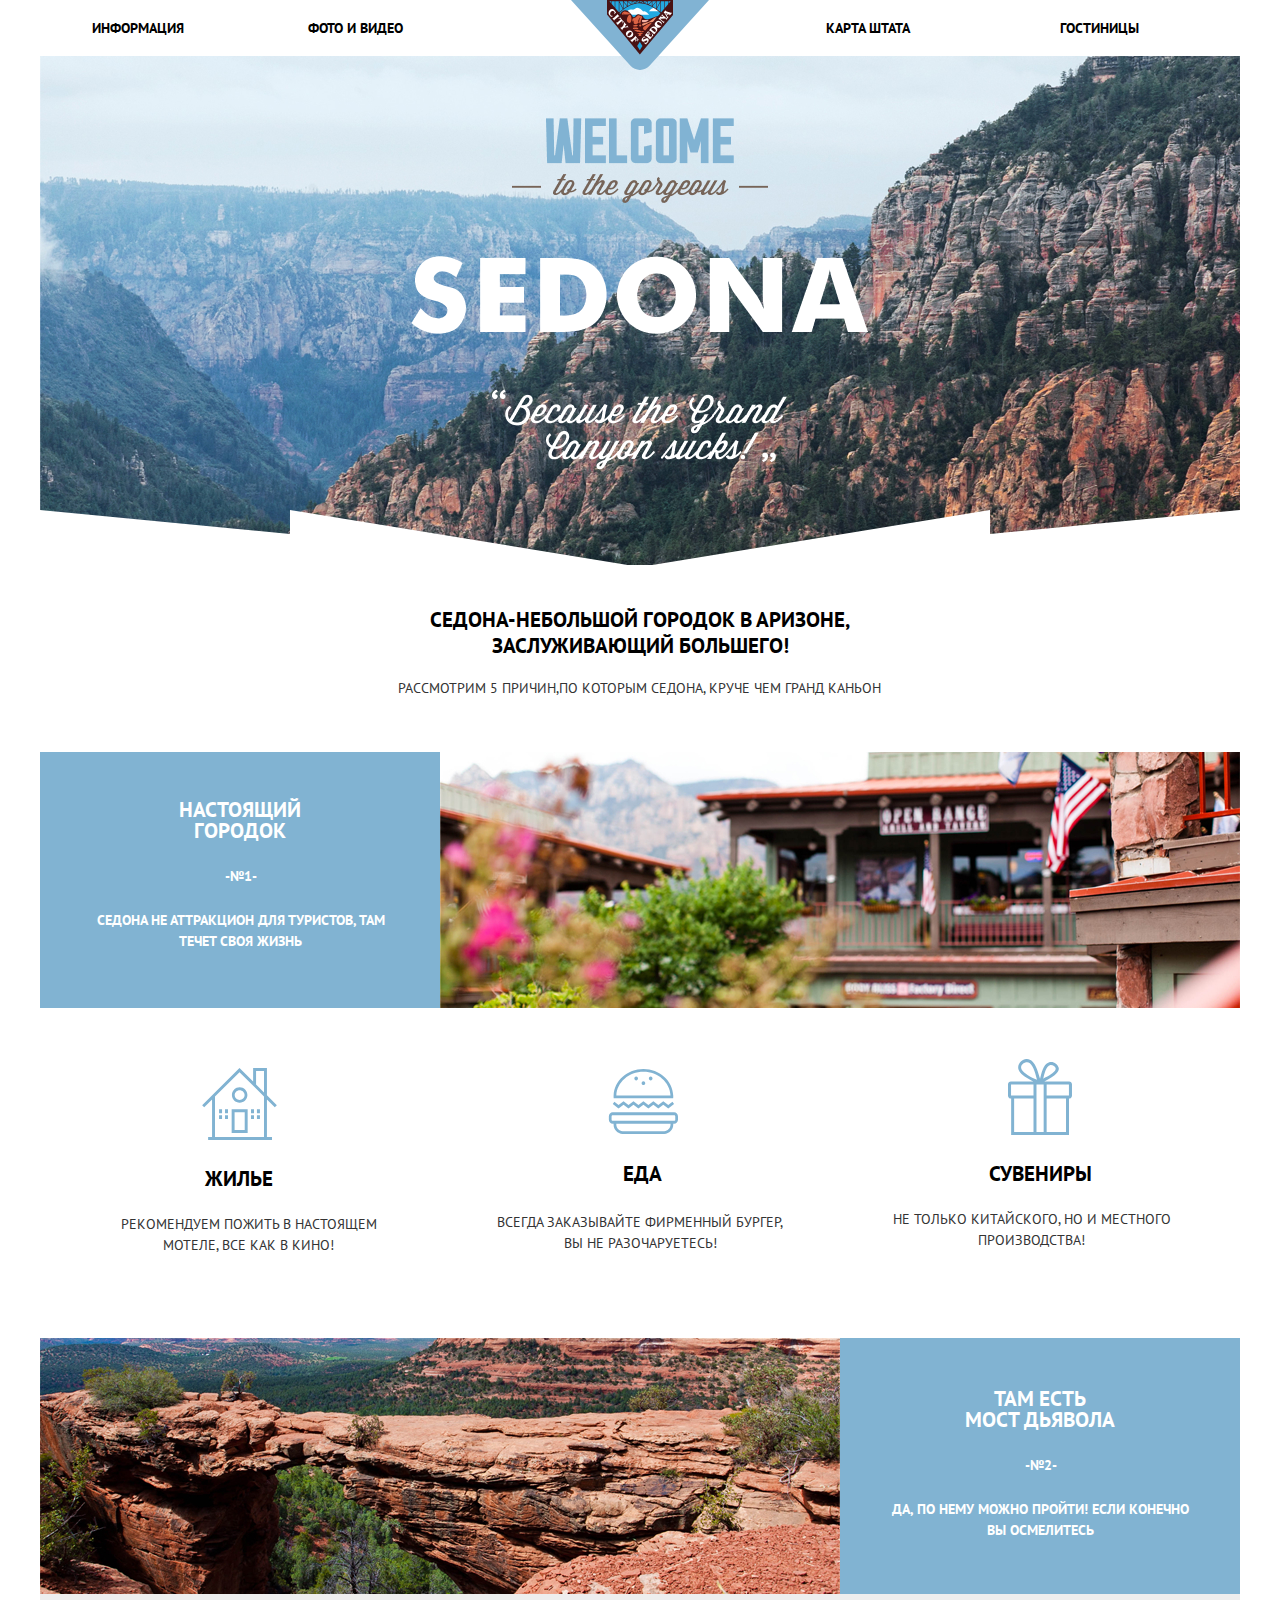
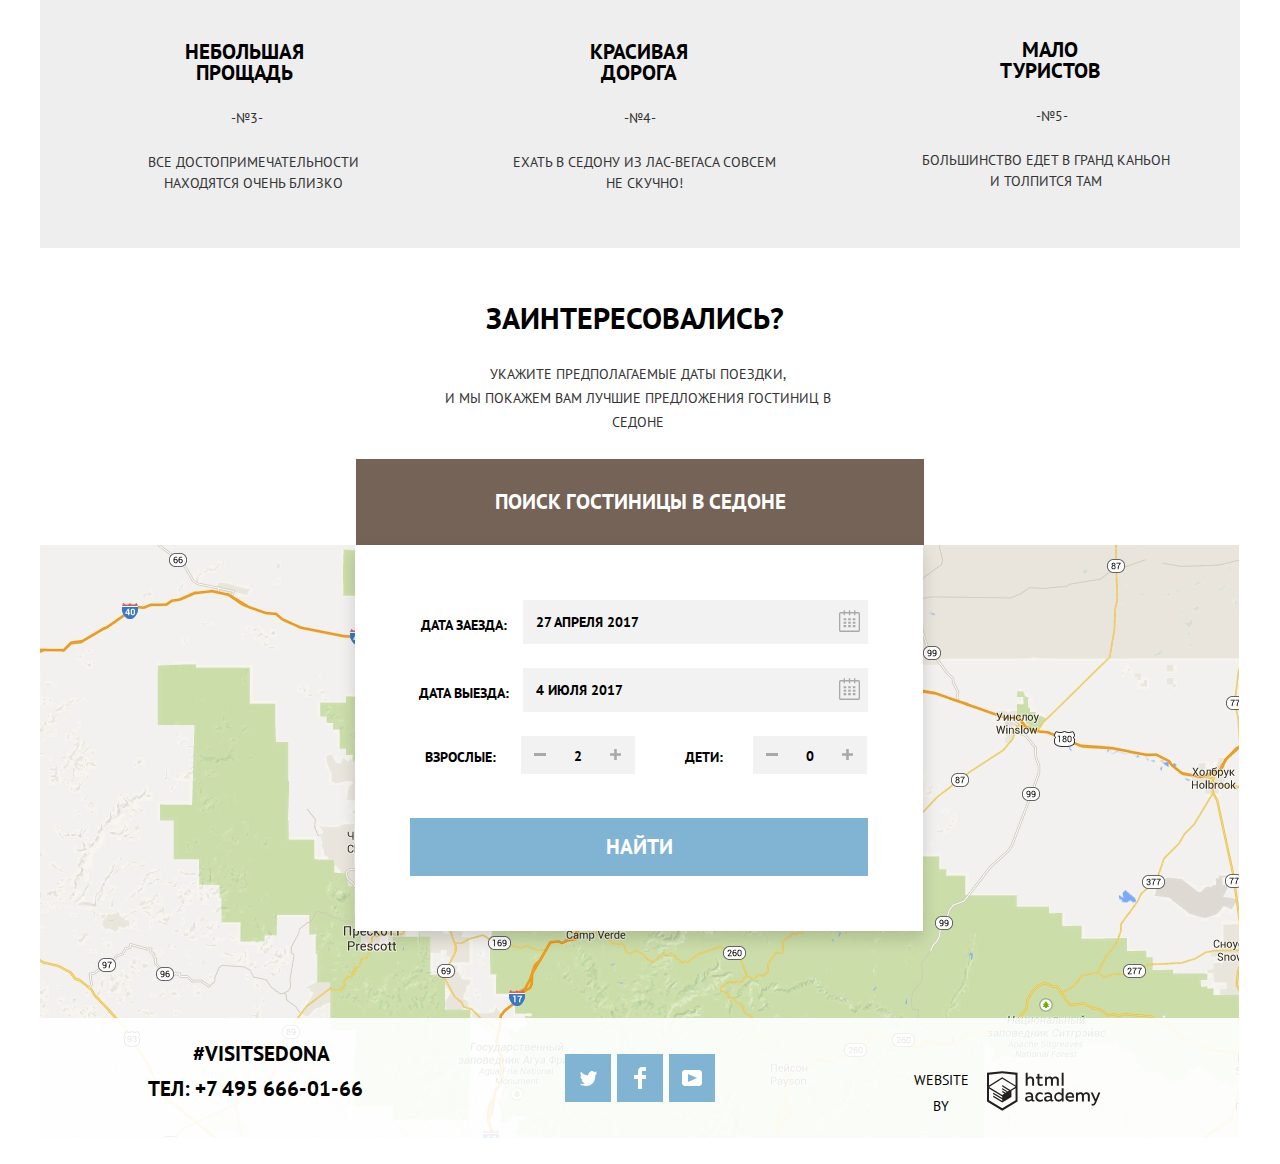
<file: index.html>
<!DOCTYPE html>
<html class="page" lang="ru">

<head>
  <meta charset="utf-8">
  <title>HTML Academy: Седона</title>
  <link href="css/normalize.css" rel="stylesheet">
  <link href="css/style.css" rel="stylesheet">
  <link rel="icon" href="favicon.ico">
  <link rel="icon" href="favicon/icon.svg" type="image/svg+xml">
  <link rel="apple-touch-icon" href="./favicon/180.png">
  <link rel="manifest" href="/manifest.webmanifest.json">

</head>

<body class="page-body">

  <header class="main-header">
    <nav class="main-navigation">
      <a class="main-header-logo">
        <img src="img/logo.svg" width="138" height="70" alt="Логотип городка «SEDONA»">
      </a>
       <ul class="site-navigation">
        <li><a class="nav-link-info" href="#">Информация</a></li>
        <li><a class="nav-link-foto" href="#">Фото и видео</a></li>
        <li><a class="nav-link-map" href="#">Карта штата</a></li>
        <li><a class="nav-link-hotel" href="catalog.html">Гостиницы</a></li>
      </ul>
    </nav>
  </header>

  <main class="container">
  <section class="section-desc-fon">
    <p class=" section-desc-img">
      <img src="img/welcome.png" width="458" height="352" alt="Приветсвие">
    </p>
    <p class="section-desc-svg">
      <svg class="desc-svg" width="1200" height="57" viewBox="0 0 1200 57" fill="none" xmlns="http://www.w3.org/2000/svg">
        <path d="M0 57V0L250 24V0L600 57L950 0V24L1200 0V57H0Z" fill="white"/>
        </svg>
    </p>
  </section>
  <h1>СЕДОНА-НЕБОЛЬШОЙ ГОРОДОК В АРИЗОНЕ, ЗАСЛУЖИВАЮЩИЙ БОЛЬШЕГО!</h1>
  <section class="features">
      <p class="features-main">Рассмотрим 5 причин,по которым седона, круче чем гранд каньон</p>
      <h2> Причины</h2>
       <ul class="features-list">
         <li class="feature-item">
          <div class="feature-item-wrap">
            <div class="feature-desc">
            <h3 class="feature-subject-white-one">Настоящий городок</h3>
            <p class="features-number-white">-№1-</p>
            <p class="feature-text-white-one">Седона не аттракцион для туристов, там течет своя жизнь</p>
            </div>
            <p class="feature-desc-img">
              <img src="img/image_1.jpg" width="800" height="256" alt="Картинка c видом на отель">
            </p>
          </div>
          <ul class="dopfeatures-list">
          <li class="dopfeature-item">
            <p class="dopfeature-desc-pic">
              <img src="img/icon-1.svg" width="75" height="72" alt="Домик">
            </p>
            <h3 class="dopfeature-title">Жилье</h3>
            <p class="dopfeature-text"> Рекомендуем пожить в настоящем мотеле, все как в кино!</p>
        </li>
        <li class="dopfeature-item">
          <p class="dopfeature-desc-pic-food">
            <img src="img/icon-3.svg" width="75" height="70" alt="Бургер">
          </p>
          <h3 class="dopfeature-title-food">Еда</h3>
          <p class="dopfeature-text-food"> Всегда заказывайте фирменный бургер, вы не разочаруетесь!</p>
        </li>
        <li class="features-item">
          <p class="dopfeature-desc-pic-gift">
            <img src="img/icon-2.svg" width="64" height="77" alt="Подарок">
          </p>
          <h3 class="dopfeature-title-gift">Сувениры</h3>
          <p class="dopfeature-text-gift"> Не только китайского, но и местного производства!</p>
        </li>
         </ul>
        </li>
       </ul>
      <ul class="features-list">
        <li class="feature-item">
          <div class="feature-item-wrap-img">
            <p class="feature-desc-img">
              <img src="img/image _1.jpg" width="800" height="256" alt="Картинка мост дьявола">
            </p>
          <div class="feature-desc">
          <h3 class="feature-subject-white-two">Там есть мост дьявола</h3>
            <p class="features-number-white">-№2-</p>
            <p class="feature-text-white-two">Да, по нему можно пройти! Если конечно вы осмелитесь</p>
          </div>
        </div>
        <ul class="features-list-desc">
        <li class="feature-item">
         <div class="feature-desc-sub">
          <h3 class="feature-subject-three">Небольшая прощадь</h3>
          <p class="feature-number-three">-№3-</p>
          <p class="feature-text-three">Все достопримечательности находятся очень близко</p>
         </div>
        </li>
        <li class="feature-item">
         <div class="feature-desc-sub">
          <h3 class="feature-subject-four">Красивая дорога</h3>
          <p class="feature-number-four">-№4-</p>
          <p class="feature-text-four">Ехать в седону из лас-вегаса совсем не скучно!</p>
        </div>
        </li>
        <li class="feature-item">
        <div class="feature-desc-sub">
          <h3 class="feature-subject-five"> Мало туристов</h3>
          <p class="feature-number-five">-№5-</p>
          <p class="feature-text-five">Большинство едет в гранд каньон и толпится там</p>
        </div>
        </li>
        </ul>
      </li>
      </ul>
   </section>
    <section class="modal">
      <h2>поисковая панель</h2>
      <strong class="modal-strong">ЗАИНТЕРЕСОВАЛИСЬ?</strong>
      <p class="modal-info">Укажите предполагаемые даты поездки, <br>и мы покажем вам лучшие предложения гостиниц в седоне<br></p>
      <button class="button-search" type="button"><span class="span-tx">Поиск гостиницы в седоне</span></button>
     <div class="modal-popup">
        <form class="search-form" action="https://echo.htmlacademy.ru" method="post">
          <p class="search-item">
            <label class="search-label" for="search-start">Дата заезда:</label>
            <input class="search-input" id="search-start" type="text" name="trip-start" placeholder="27 АПРЕЛЯ 2017">
            <button class="search-btn-calendar" type="submit"> <span class="span-cal">календарь</span>
              <svg class="svg-cal" width="21" height="23" viewBox="0 0 21 23" fill="none" xmlns="http://www.w3.org/2000/svg">
                <path fill-rule="evenodd" clip-rule="evenodd" d="M16.406 3.02498H19.251C20.217 3.02498 21 3.84698 21 4.86198V21.164C21 22.179 20.217 23 19.251 23H1.75C0.784 23 0 22.179 0 21.164V4.86198C0 3.84698 0.784 3.02498 1.75 3.02498H4.593V1.64798C4.593 1.26698 4.887 0.958984 5.25 0.958984C5.612 0.958984 5.906 1.26698 5.906 1.64798V3.02498H9.844V1.64798C9.844 1.26698 10.138 0.958984 10.501 0.958984C10.862 0.958984 11.156 1.26698 11.156 1.64798V3.02498H15.094V1.64798C15.094 1.26698 15.387 0.958984 15.75 0.958984C16.112 0.958984 16.406 1.26698 16.406 1.64798V3.02498ZM19.5646 21.484C19.6466 21.3979 19.691 21.2828 19.688 21.164H19.689V4.86198C19.689 4.60898 19.493 4.40298 19.252 4.40298H16.407V5.78098C16.407 6.16198 16.113 6.46998 15.751 6.46998C15.388 6.46998 15.095 6.16198 15.095 5.78098V4.40298H11.157V5.78098C11.157 6.16198 10.863 6.46998 10.502 6.46998C10.139 6.46998 9.845 6.16198 9.845 5.78098V4.40298H5.907V5.78098C5.907 6.16198 5.613 6.46998 5.251 6.46998C4.888 6.46998 4.594 6.16198 4.594 5.78098V4.40298H1.75C1.50263 4.40953 1.30696 4.61458 1.312 4.86198V21.164C1.30696 21.4114 1.50263 21.6164 1.75 21.623H19.251C19.3698 21.6201 19.4826 21.5701 19.5646 21.484Z" fill="#A9A9A9"/>
                <path fill-rule="evenodd" clip-rule="evenodd" d="M4.59399 9.2251H7.21899V11.2911H4.59399V9.2251ZM4.59399 12.6681H7.21899V14.7351H4.59399V12.6681ZM7.21899 16.1121H4.59399V18.1781H7.21899V16.1121ZM9.18799 16.1121H11.813V18.1781H9.18799V16.1121ZM11.813 12.6681H9.18799V14.7351H11.813V12.6681ZM9.18799 9.2251H11.813V11.2911H9.18799V9.2251ZM16.406 16.1121H13.781V18.1781H16.406V16.1121ZM13.781 12.6681H16.406V14.7351H13.781V12.6681ZM16.406 9.2251H13.781V11.2911H16.406V9.2251Z" fill="#A9A9A9"/>
              </svg>
            </button>
          </p>
          <P class="search-item">
            <label class="search-label-data" for="search-finish">Дата выезда:</label>
            <input class="search-input-data" id="search-finish" type="text" name="trip-finish" placeholder="4 ИЮЛЯ 2017">
            <button class="search-btn-calendar" type="submit"><span class="span-cal">календарь</span>
              <svg class="svg-cal" width="21" height="23" viewBox="0 0 21 23" fill="none" xmlns="http://www.w3.org/2000/svg">
                <path fill-rule="evenodd" clip-rule="evenodd" d="M16.406 3.02498H19.251C20.217 3.02498 21 3.84698 21 4.86198V21.164C21 22.179 20.217 23 19.251 23H1.75C0.784 23 0 22.179 0 21.164V4.86198C0 3.84698 0.784 3.02498 1.75 3.02498H4.593V1.64798C4.593 1.26698 4.887 0.958984 5.25 0.958984C5.612 0.958984 5.906 1.26698 5.906 1.64798V3.02498H9.844V1.64798C9.844 1.26698 10.138 0.958984 10.501 0.958984C10.862 0.958984 11.156 1.26698 11.156 1.64798V3.02498H15.094V1.64798C15.094 1.26698 15.387 0.958984 15.75 0.958984C16.112 0.958984 16.406 1.26698 16.406 1.64798V3.02498ZM19.5646 21.484C19.6466 21.3979 19.691 21.2828 19.688 21.164H19.689V4.86198C19.689 4.60898 19.493 4.40298 19.252 4.40298H16.407V5.78098C16.407 6.16198 16.113 6.46998 15.751 6.46998C15.388 6.46998 15.095 6.16198 15.095 5.78098V4.40298H11.157V5.78098C11.157 6.16198 10.863 6.46998 10.502 6.46998C10.139 6.46998 9.845 6.16198 9.845 5.78098V4.40298H5.907V5.78098C5.907 6.16198 5.613 6.46998 5.251 6.46998C4.888 6.46998 4.594 6.16198 4.594 5.78098V4.40298H1.75C1.50263 4.40953 1.30696 4.61458 1.312 4.86198V21.164C1.30696 21.4114 1.50263 21.6164 1.75 21.623H19.251C19.3698 21.6201 19.4826 21.5701 19.5646 21.484Z" fill="#A9A9A9"/>
                <path fill-rule="evenodd" clip-rule="evenodd" d="M4.59399 9.2251H7.21899V11.2911H4.59399V9.2251ZM4.59399 12.6681H7.21899V14.7351H4.59399V12.6681ZM7.21899 16.1121H4.59399V18.1781H7.21899V16.1121ZM9.18799 16.1121H11.813V18.1781H9.18799V16.1121ZM11.813 12.6681H9.18799V14.7351H11.813V12.6681ZM9.18799 9.2251H11.813V11.2911H9.18799V9.2251ZM16.406 16.1121H13.781V18.1781H16.406V16.1121ZM13.781 12.6681H16.406V14.7351H13.781V12.6681ZM16.406 9.2251H13.781V11.2911H16.406V9.2251Z" fill="#A9A9A9"/>
              </svg>
            </button>
          </P>
        <div class="div-search">
         <p class="search-item-people">
           <label class="search-label-people" for="people">Взрослые:</label>
            <div class="button">
             <button class="search-btn-minus" type="submit"><span class="span-cal">-</span></button>
             <input class="number" id="people" type="text" name="guests" placeholder="2">
             <button class="search-btn-plus" type="submit"><span class="span-cal">+</span></button>
            </div>
          </p>
          <p class="search-item-people">
            <label class="search-label-children" for="children">Дети:</label>
            <div class="button">
             <button class="search-btn-minus" type="submit"><span class="span-cal">-</span></button>
             <input class="number" id="children" type="text" name="guests" placeholder="0">
             <button  class="search-btn-plus" type="submit"><span class="span-cal">+</span></button>
            </div>
         </p>
        </div>
         <p class="search-submit-wrap">
            <button class="search-submit" type="submit"><span class="span-tx">Найти</span></button>
          </p>
        </form>
      </div>
   </section>
    <section class="map">
      <h2>Как нас найти?</h2>
      <p class="map-wrap">
        <a class="map-link" href="#"> </a>
        <img class="map-img" src="img/map.jpg" width="1199" height="594" alt="Штат Аризова город Седона">
      </p>
    </section>
  </main>
  <footer class="main-footer">
    <section class="footer-contacts">
      <h2>Контактная информация</h2>
       <p class="contacts"> #VISITSEDONA</p>
        <p class="phone">Тел: +7 495 666-01-66</p>
    </section>
    <section class="social">
      <h2>Мы в социальных сетях</h2>
      <ul class="social-list">
        <li class="social-item">
          <a class="social-link" href="#">
            <span class="social-icon">Твиттер</span>
            <svg width="17" height="16" viewBox="0 0 17 16" fill="none" xmlns="http://www.w3.org/2000/svg">
              <path d="M10.95 1.14409C12.635 0.648089 13.934 1.41409 14.527 2.32309C15.2 2.09209 15.858 1.84209 16.538 1.61509C16.5249 2.30145 16.2117 2.94761 15.681 3.38309C16.366 3.55309 16.985 2.89209 16.985 2.89209C16.816 3.89209 15.979 4.68009 15.422 4.91609C15.191 11.6661 12.247 16.1331 5.34498 15.9981H4.89898C4.48898 15.9981 0.734977 15.5381 0.000976562 14.1111C2.27198 14.3071 3.89398 13.6891 4.69398 12.9341C3.73398 12.6341 2.01498 12.4571 1.71498 9.98409C2.06398 10.0901 2.27898 10.2121 2.90498 10.1031C1.70498 9.24709 0.373977 8.53009 0.447977 6.33009C0.732977 6.65809 1.51498 6.86609 1.78798 6.80209C1.08498 6.56109 -0.182023 3.44209 0.893977 1.85009C2.71198 3.70409 4.62898 5.45609 8.04598 5.62309C8.25398 3.33009 9.18298 1.79309 10.95 1.14409Z" fill="white"/>
            </svg>
          </a>
        </li>
        <li class="social-item">
          <a class="social-link" href="#">
            <span class="social-icon">Фейсбук</span>
            <svg width="12" height="22" viewBox="0 0 12 22" fill="none" xmlns="http://www.w3.org/2000/svg">
              <path d="M12 4V0H8C5.79086 0 4 1.79086 4 4V8H0V12H4V22H8V12H12V8H8V4H12Z" fill="white"/>
              </svg>
          </a>
        </li>
        <li class="social-item">
          <a class="social-link" href="#">
            <span class="social-icon">Ютюб</span>
            <svg width="20" height="16" viewBox="0 0 20 16" fill="none" xmlns="http://www.w3.org/2000/svg">
              <path fill-rule="evenodd" clip-rule="evenodd" d="M3 0H17C18.65 0 20 1.35 20 3V13C20 14.65 18.65 16 17 16H3C1.35 16 0 14.65 0 13V3C0 1.35 1.35 0 3 0ZM6.027 4.002V11.998L15.014 8L6.027 4.002Z" fill="white"/>
              </svg>
          </a>
        </li>
      </ul>
    </section>
    <section class="copyright">
         <a class="copyright-link" href="https://htmlacademy.ru">
           <p class="copyright-text"><span class="span-link"> WEBSITE BY</span>
            <svg class="logo" width="115" height="41" viewBox="0 0 115 41" fill="none" xmlns="http://www.w3.org/2000/svg">
              <path fill-rule="evenodd" clip-rule="evenodd" d="M15.5197 1.05737H15.3509L0 2.71895V31.4945L15.3509 40.8382L30.7018 31.4945V2.71895L15.5197 1.05737ZM77.0183 2.62185H75.0876V15.7311H77.0183V2.62185ZM40.8619 2.63264V7.76843C41.6131 6.9864 42.6386 6.5436 43.7105 6.53843C44.6823 6.47908 45.6329 6.84495 46.3253 7.54479C47.0177 8.24462 47.3866 9.21244 47.3399 10.2068V15.7634H45.367V10.4658C45.4231 9.94897 45.2754 9.43059 44.9566 9.02553C44.6377 8.62047 44.174 8.36218 43.6683 8.3079H43.3518C42.3456 8.36979 41.4321 8.9295 40.9041 9.80764V15.7634H38.8995V2.63264H40.8619ZM77.0183 31.4837H75.2775V30.0595C74.4828 31.1353 73.23 31.7538 71.9119 31.7211C69.4751 31.5528 67.5825 29.4822 67.5825 26.9845C67.5825 24.4867 69.4751 22.4162 71.9119 22.2479C73.1195 22.2052 74.2818 22.7203 75.0771 23.6505V18.3205H77.0183V31.4837ZM47.0656 30.0595C47.263 30.0515 47.4583 30.0152 47.6459 29.9516V31.3866C47.2482 31.5404 46.826 31.6172 46.4009 31.6132C45.6482 31.6769 44.9394 31.2429 44.639 30.5342C43.7036 31.31 42.5302 31.7227 41.3261 31.6995C39.733 31.6995 38.256 30.804 38.256 28.9482C38.256 26.65 40.3661 25.9379 42.1702 25.9379C42.9402 25.9505 43.707 26.0408 44.4596 26.2076V25.884C44.4596 24.805 43.6578 23.9742 42.1491 23.9742C41.0585 23.9764 39.9804 24.2116 38.9839 24.6647V22.8305C40.0678 22.451 41.204 22.2506 42.3495 22.2371C44.8394 22.2371 46.3693 23.4455 46.3693 26.1753V29.4121C46.3546 29.5668 46.401 29.721 46.4981 29.8406C46.5951 29.9601 46.7349 30.035 46.8862 30.0487H47.0656V30.0595ZM40.2711 28.8403C40.298 29.229 40.4761 29.5905 40.7655 29.844C41.055 30.0974 41.4317 30.2217 41.8115 30.189H41.9275C42.8819 30.1906 43.7973 29.8022 44.4702 29.11V27.5779C43.842 27.4414 43.2026 27.3655 42.5605 27.3513C41.5055 27.3513 40.2817 27.7074 40.2817 28.8403H40.2711ZM56.0229 22.9384C55.1962 22.4632 54.2596 22.2246 53.3115 22.2479H52.9422C51.7332 22.2873 50.5891 22.8166 49.7619 23.7192C48.9347 24.6218 48.4923 25.8236 48.5321 27.06V27.5024C48.6957 30.0004 50.805 31.8921 53.2482 31.7318C54.2519 31.7555 55.2477 31.5452 56.1601 31.1168V29.2718C55.3769 29.7215 54.4945 29.9591 53.5963 29.9624C52.5199 30.0288 51.4963 29.4793 50.9385 28.5356C50.3806 27.5918 50.3806 26.4095 50.9385 25.4658C51.4963 24.522 52.5199 23.9725 53.5963 24.039C54.461 24.0357 55.3066 24.2989 56.0229 24.7942V22.9384ZM66.1514 30.0595C66.3488 30.0515 66.5441 30.0152 66.7317 29.9516V31.3866C66.334 31.5404 65.9118 31.6172 65.4867 31.6132C64.734 31.6769 64.0252 31.2429 63.7248 30.5342C62.7894 31.31 61.616 31.7227 60.4119 31.6995C58.8188 31.6995 57.3417 30.804 57.3417 28.9482C57.3417 26.65 59.4518 25.9379 61.256 25.9379C62.0259 25.9505 62.7928 26.0408 63.5454 26.2076V25.884C63.5454 24.805 62.7436 23.9742 61.2349 23.9742C60.1443 23.9764 59.0662 24.2116 58.0697 24.6647V22.8305C59.1536 22.451 60.2897 22.2506 61.4353 22.2371C63.9252 22.2371 65.455 23.4455 65.455 26.1753V29.4121C65.4404 29.5668 65.4868 29.721 65.5838 29.8406C65.6809 29.9601 65.8207 30.035 65.972 30.0487H66.1514V30.0595ZM59.855 29.8481C59.5632 29.5943 59.3837 29.2311 59.3569 28.8403H59.378C59.378 27.7074 60.5385 27.3513 61.6569 27.3513C62.299 27.3655 62.9383 27.4414 63.5665 27.5779V29.11C62.8937 29.8022 61.9782 30.1906 61.0239 30.189H60.9078C60.5263 30.2247 60.1469 30.1019 59.855 29.8481ZM69.3271 26.9305C69.3271 25.2859 70.6308 23.9526 72.239 23.9526L72.2601 24.0066C73.4742 24.0066 74.5742 24.7382 75.0665 25.8732V28.0311C74.5856 29.1871 73.4673 29.9296 72.239 29.9084C70.6308 29.9084 69.3271 28.5752 69.3271 26.9305ZM83.3486 22.2479C86.8408 22.2479 88.0541 25.1395 87.4844 27.7397H80.922C81.1436 29.3582 82.6839 30.0163 84.2876 30.0163C85.2509 30.0196 86.2027 29.8021 87.0729 29.3797V31.1061C86.0736 31.5421 84.9939 31.7519 83.9078 31.7211C81.2385 31.7211 78.8963 30.189 78.8963 26.9521C78.8362 25.7502 79.2482 24.5736 80.0408 23.6841C80.8334 22.7945 81.9408 22.2658 83.1165 22.2155H83.3486V22.2479ZM80.8693 26.1753C80.9704 24.8237 82.1216 23.8104 83.4436 23.9095H83.4858C84.1064 23.8531 84.7196 24.08 85.1612 24.5295C85.6028 24.979 85.8275 25.6051 85.7752 26.24H80.8693V26.1753ZM89.489 31.4621V22.4961H91.2298V23.575C91.9777 22.7197 93.041 22.2229 94.1628 22.2047C95.2951 22.1328 96.3712 22.7163 96.9482 23.7153C97.7407 22.8335 98.8477 22.3161 100.018 22.2803C100.952 22.2327 101.859 22.6011 102.507 23.2901C103.154 23.9792 103.478 24.9213 103.394 25.8732V31.4837H101.39V25.9271C101.437 25.4734 101.306 25.0191 101.024 24.6647C100.743 24.3104 100.336 24.0852 99.8917 24.039H99.6174C98.7512 24.0941 97.9525 24.536 97.4335 25.2474V31.4837H95.4289V25.9271C95.4728 25.47 95.3357 25.0139 95.0481 24.6611C94.7606 24.3082 94.3467 24.088 93.8991 24.0497H93.6881C92.7466 24.1344 91.8915 24.6449 91.3564 25.4416V31.5161H89.5312L89.489 31.4621ZM113.977 22.4745H111.972L109.324 29.2718L106.306 22.4853H104.196L108.417 31.5484L108.237 32.0016C107.72 33.3611 107.003 34.0516 106.053 34.0516C105.75 34.0548 105.447 34.0112 105.156 33.9221V35.6161C105.536 35.7125 105.926 35.7632 106.317 35.7671C107.646 35.7671 108.902 35.0226 109.851 32.6813L113.977 22.4745ZM52.689 6.78658V3.54974L50.7266 4.01369V6.73264H49.144V8.49132H50.7899V12.9905C50.7231 13.817 51.0244 14.6301 51.61 15.2038C52.1955 15.7775 53.0028 16.0505 53.8073 15.9468C54.5996 15.9535 55.3875 15.8259 56.139 15.5692V13.8429C55.5727 14.0781 54.9672 14.199 54.356 14.199C53.2165 14.199 52.689 13.8105 52.689 12.6237V8.5129H55.8541V6.78658H52.689ZM58.3862 15.7526V6.75421H60.1376V7.83316C60.8811 6.97655 61.9403 6.476 63.0601 6.45211C64.1624 6.38099 65.2146 6.93142 65.8032 7.88711C66.5958 7.00534 67.7028 6.48794 68.8734 6.45211C69.8138 6.41462 70.7233 6.79859 71.364 7.50353C72.0046 8.20846 72.3126 9.16418 72.2073 10.1205V15.7418H70.2028V10.1853C70.2499 9.73151 70.1184 9.27721 69.8373 8.92287C69.5561 8.56853 69.1485 8.34334 68.7046 8.29711H68.4619C67.5957 8.35228 66.797 8.7942 66.278 9.50553V15.7418H64.2734V10.1853C64.3206 9.73151 64.1891 9.27721 63.9079 8.92287C63.6268 8.56853 63.2191 8.34334 62.7752 8.29711H62.5326C61.5911 8.38181 60.736 8.89229 60.2009 9.68895V15.7634H58.3862V15.7526ZM28.6972 30.3033L28.7078 30.2968L28.6972 30.3184V30.3033ZM28.6972 18.3205V30.3033L15.3509 38.4321L2.00459 30.3184V18.5147L15.2876 26.6068V28.0311L6.18257 22.5284V23.9418L15.3404 29.5632V31.0629L6.19312 25.4955V26.9521L15.3509 32.5734L24.5826 26.9197V20.8129L28.6972 18.3205ZM28.7078 16.7776L25.0362 18.9355L23.3482 20.0145L15.3087 15.0837V16.4971L22.156 20.7266L22.0083 20.8237L20.9532 21.4063L15.2876 17.9537V19.3995L19.761 22.1184L18.706 22.8413L15.3298 20.7913V22.2047L17.5454 23.5426L15.2982 24.9021L2.11009 16.864L15.3087 8.72869L28.7078 16.7776ZM15.2876 7.27211L28.7078 15.3534V4.56395L15.3615 3.12895L2.01514 4.56395V15.3534L15.2876 7.27211Z" fill="#231F20"/>
            </svg>
          </p>
        </a>
   </section>
  </footer>
</body>
</html>
</file>
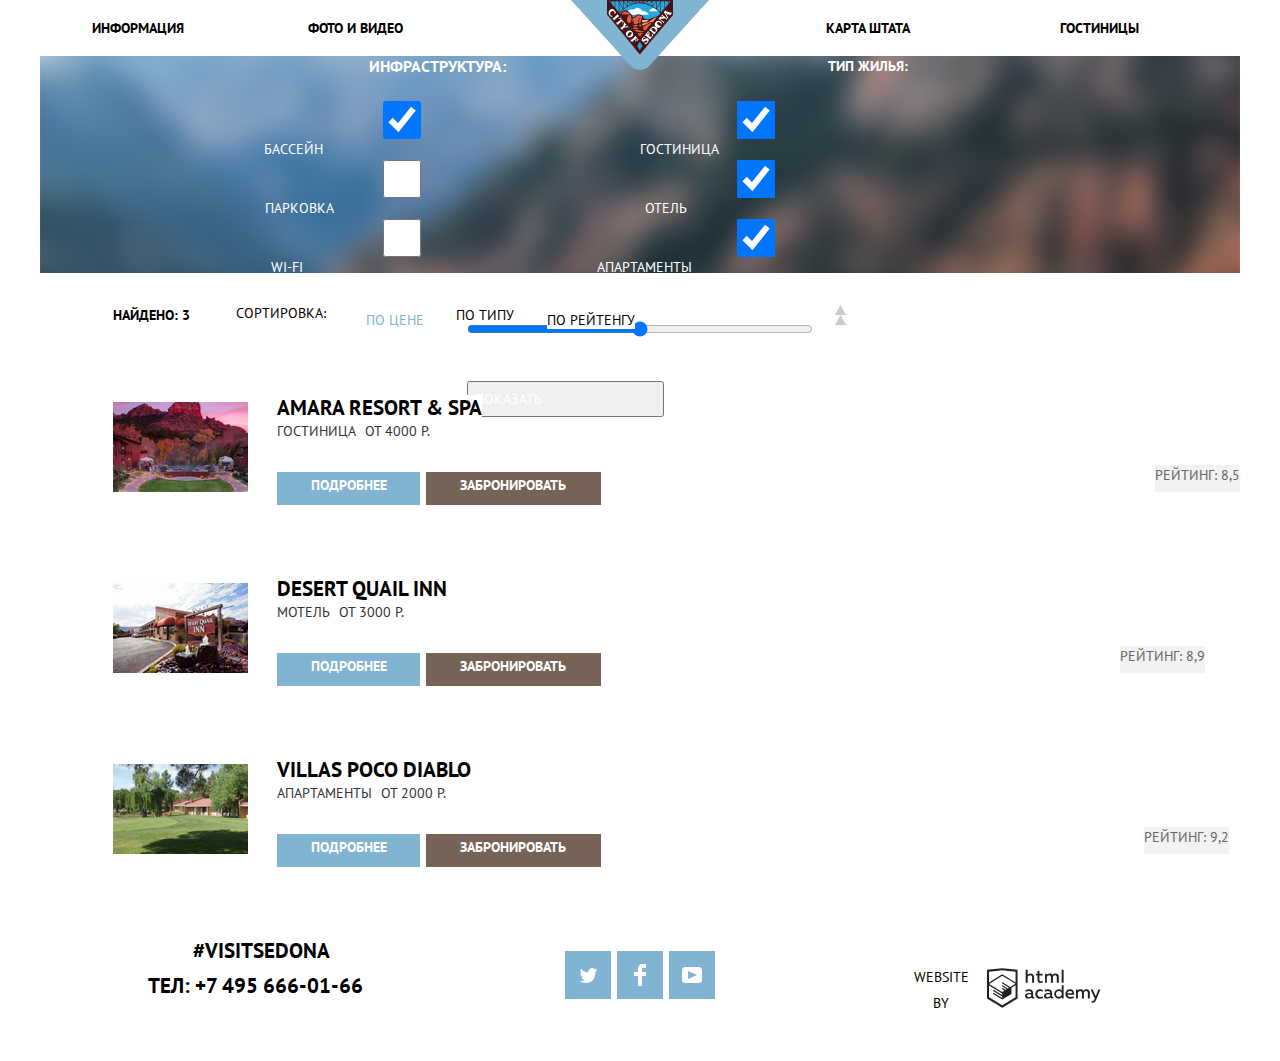
<file: catalog.html>
<!DOCTYPE html>
<html lang="ru">

  <head>
    <meta charset="utf-8">
    <title>HTML Academy: Седона</title>
    <link href="css/normalize.css" rel="stylesheet">
    <link href="css/style.css" rel="stylesheet">
    <link rel="icon" href="favicon.ico">
    <link rel="icon" href="favicon/icon.svg" type="image/svg+xml">
    <link rel="apple-touch-icon" href="./favicon/180.png">
    <link rel="manifest" href="/manifest.webmanifest.json">
  </head>

  <body class="page-body">
   <header class="main-header-catalog">
      <nav class="main-navigation">
        <a class="main-header-logo">
          <img src="img/logo.svg" width="138" height="70" alt="Логотип городка «SEDONA»">
        </a>
         <ul class="site-navigation">
          <li><a class="nav-link-info" href="#">Информация</a></li>
          <li><a class="nav-link-foto" href="#">Фото и видео</a></li>
          <li><a class="nav-link-map" href="#">Карта штата</a></li>
          <li><a class="nav-link-hotel" href="catalog.html">Гостиницы</a></li>
        </ul>
      </nav>
    </header>
  <main class="page-catalog container">
    <h2>критерии поиска</h2>
    <section class="filters-desc-img">
      <form  class="filters" method="get" action="https://echo.htmlacademy.ru">
        <fieldset>
          <legend class="legend-parameters"> Инфраструктура:</legend>
          <ul class="parameters-list">
            <li class="parameter-item">
              <input class="parameter-input" type="checkbox" name="pool" id="filter-pool" checked>
              <label class="label-pool" for="filter-pool">Бассейн</label>
            </li>
            <li class="parameter-item">
              <input class="parameter-input" type="checkbox" name="parking" id="filter-parking">
              <label class="label-parking" for="filter-parking">Парковка</label>
            </li>
            <li class="parameter-item">
              <input class="parameter-input" type="checkbox" name="wi-fi" id="filter-wi-fi">
              <label class="label-wi-fi" for="filter-wi-fi">wi-fi</label>
            </li>
          </ul>
        </fieldset>
        <fieldset>
          <legend class="legend-parameters-type"> Тип жилья:</legend>
            <ul class="parameters-list">
            <li class="parameter-item">
              <input class="parameter-input-type" type="checkbox" name="hotel" id="filter-hotel" checked>
              <label class="label-hotel" for="filter-hotel">Гостиница</label>
            </li>
            <li class="parameter-item">
              <input class="parameter-input-type" type="checkbox" name="motel" id="filter-motel" checked>
              <label class="label-motel" for="filter-motel">Отель</label>
            </li>
            <li class="parameter-item">
              <input class=parameter-input-type" type="checkbox" name="apartments" id="filter-apartments" checked>
              <label class="label-apartments" for="filter-apartments">Апартаменты</label>
            </li>
          </ul>
        </fieldset>
        <fieldset>
          <legend class="legend-text">Стоимость в сутки (Р): </legend>
          <input class="input-price" type="range" id="price" name="price" value="от 0 до 3000">
          <button class="search-submit-sum" type="submit">Показать</button>
        </fieldset>
      </form>
    </section>
    <section>
      <h2>Результаты поиска</h2>
      <div class="div-info">
        <p class="info-text"> Найдено:<span class="info-number"> 3</span> </p>
        <p class="info-desc"> Сортировка:</p>
        <ul class="breadcrumbs-list">
          <li class="breadcrumbs-item-price">
            <a class="item-price-link" href="#">По цене</a>
          </li>
          <li class="breadcrumbs-item-type">
            <a class="item-type-link" href="#">По типу</a>
          </li>
          <li class="breadcrumbs-item-rating">
            <a class="item-rating-link" href="#">По рейтенгу</a>
          </li>
        </ul>
        <ul class="slider-list">
          <li class="slider-item-up">
            <a class="slider-item-up" href="#"><span class="span-text">По возрастанию</span></a>
          </li>
          <li class="slider-item-down">
            <a class="slider-item-down" href="#"><span class="span-text">По убыванию</span></a>
          </li>
        </ul>
      </div>
      <ul class="catalog-list">
        <li class="catalog-item">
          <article class="catalog-item-wrap">
            <p class="catalog-desc-jpg">
              <img src="img/layer_211.jpg" width="135" height="90" alt="Картинка отеля «Amara resort & spa»">
              </p>
            <div class="catalog-info">
              <h3 class="catalog-item-name"><a class="catalog-link" href="#">Amara resort & spa</a></h3>
              <p class="catalog-text"><span>Гостиница</span> <span class="catalog-price">от 4000 Р.</span>
              </p>
              <p class="desc-info">
                <a class="desc-info-link" href="#">Подробнее</a>
                <a class="desc-check-link" href="#">Забронировать</a>
              </p>
            </div>
            <div class="meta-info">
              <p class="meta-stars"><span class="span-text">четыре звезды</span></p>
              <p class="meta-text">Рейтинг: <span class="meta-number">8,5</span></p>
            </div>
          </article>
        </li>
        <li class="catalog-item">
          <article class="catalog-item-wrap">
            <p class="catalog-desc-jpg">
              <img src="img/layer_899.jpg" width="135" height="90" alt="Картинка мотеля Desert quail inn">
            </p>
            <div class="catalog-info">
              <h3 class="catalog-item-name"><a class="catalog-link" href="#">Desert quail inn</a></h3>
              <p class="catalog-text"><span> Мотель</span> <span class="catalog-price">от 3000 Р.</span>
              </p>
              <p class="desc-info">
                <a class="desc-info-link" href="#">Подробнее</a>
                <a class="desc-check-link" href="#">Забронировать</a>
              </p>
            </div>
            <div class="meta-info">
              <p class="meta-stars"><span class="span-text">три звезды</span></p>
              <p class="meta-text">Рейтинг: <span class="meta-number">8,9</span></p>
            </div>
          </article>
        </li>
        <li class="catalog-item">
          <article class="catalog-item-wrap">
            <p class="catalog-desc-jpg">
              <img src="img/rectangle_1.jpg" width="135" height="90" alt="Картинка апартаменты Villas poco Diablo">
            </p>
            <div class="catalog-info">
              <h3 class="catalog-item-name"><a class="catalog-link" href="#">Villas poco Diablo</a></h3>
              <p class="catalog-text"><span> Апартаменты</span> <span class="catalog-price">от 2000 Р.</span></p>
              <p class="desc-info">
                <a class="desc-info-link" href="#">Подробнее</a>
                <a class="desc-check-link" href="#">Забронировать</a>
              </p>
            </div>
            <div class="meta-info">
              <p class="meta-stars"><span class="span-text">Две звезды</span></p>
              <p class="meta-text">Рейтинг: <span class="meta-number"> 9,2</span></p>
            </div>
          </article>
        </li>
      </ul>
    </section>
  </main>
  <footer class="main-footer">
    <section class="footer-contacts">
      <h2>Контактная информация</h2>
       <p class="contacts"> #VISITSEDONA</p>
        <p class="phone">Тел: +7 495 666-01-66</p>
    </section>
    <section class="social">
      <h2>Мы в социальных сетях</h2>
      <ul class="social-list">
        <li class="social-item">
          <a class="social-link" href="#">
            <span class="social-icon">Твиттер</span>
            <svg width="17" height="16" viewBox="0 0 17 16" fill="none" xmlns="http://www.w3.org/2000/svg">
              <path d="M10.95 1.14409C12.635 0.648089 13.934 1.41409 14.527 2.32309C15.2 2.09209 15.858 1.84209 16.538 1.61509C16.5249 2.30145 16.2117 2.94761 15.681 3.38309C16.366 3.55309 16.985 2.89209 16.985 2.89209C16.816 3.89209 15.979 4.68009 15.422 4.91609C15.191 11.6661 12.247 16.1331 5.34498 15.9981H4.89898C4.48898 15.9981 0.734977 15.5381 0.000976562 14.1111C2.27198 14.3071 3.89398 13.6891 4.69398 12.9341C3.73398 12.6341 2.01498 12.4571 1.71498 9.98409C2.06398 10.0901 2.27898 10.2121 2.90498 10.1031C1.70498 9.24709 0.373977 8.53009 0.447977 6.33009C0.732977 6.65809 1.51498 6.86609 1.78798 6.80209C1.08498 6.56109 -0.182023 3.44209 0.893977 1.85009C2.71198 3.70409 4.62898 5.45609 8.04598 5.62309C8.25398 3.33009 9.18298 1.79309 10.95 1.14409Z" fill="white"/>
              </svg>
          </a>
        </li>
        <li class="social-item">
          <a class="social-link" href="#">
            <span class="social-icon">Фейсбук</span>
            <svg width="12" height="22" viewBox="0 0 12 22" fill="none" xmlns="http://www.w3.org/2000/svg">
              <path d="M12 4V0H8C5.79086 0 4 1.79086 4 4V8H0V12H4V22H8V12H12V8H8V4H12Z" fill="white"/>
              </svg>
          </a>
        </li>
        <li class="social-item">
          <a class="social-link" href="#">
            <span class="social-icon">Ютюб</span>
            <svg width="20" height="16" viewBox="0 0 20 16" fill="none" xmlns="http://www.w3.org/2000/svg">
              <path fill-rule="evenodd" clip-rule="evenodd" d="M3 0H17C18.65 0 20 1.35 20 3V13C20 14.65 18.65 16 17 16H3C1.35 16 0 14.65 0 13V3C0 1.35 1.35 0 3 0ZM6.027 4.002V11.998L15.014 8L6.027 4.002Z" fill="white"/>
              </svg>
          </a>
        </li>
      </ul>
    </section>
    <section class="copyright">
      <a class="copyright-link" href="https://htmlacademy.ru">
        <p class="copyright-text"><span class="span-link"> WEBSITE BY</span>
         <svg class="logo" width="115" height="41" viewBox="0 0 115 41" fill="none" xmlns="http://www.w3.org/2000/svg">
           <path fill-rule="evenodd" clip-rule="evenodd" d="M15.5197 1.05737H15.3509L0 2.71895V31.4945L15.3509 40.8382L30.7018 31.4945V2.71895L15.5197 1.05737ZM77.0183 2.62185H75.0876V15.7311H77.0183V2.62185ZM40.8619 2.63264V7.76843C41.6131 6.9864 42.6386 6.5436 43.7105 6.53843C44.6823 6.47908 45.6329 6.84495 46.3253 7.54479C47.0177 8.24462 47.3866 9.21244 47.3399 10.2068V15.7634H45.367V10.4658C45.4231 9.94897 45.2754 9.43059 44.9566 9.02553C44.6377 8.62047 44.174 8.36218 43.6683 8.3079H43.3518C42.3456 8.36979 41.4321 8.9295 40.9041 9.80764V15.7634H38.8995V2.63264H40.8619ZM77.0183 31.4837H75.2775V30.0595C74.4828 31.1353 73.23 31.7538 71.9119 31.7211C69.4751 31.5528 67.5825 29.4822 67.5825 26.9845C67.5825 24.4867 69.4751 22.4162 71.9119 22.2479C73.1195 22.2052 74.2818 22.7203 75.0771 23.6505V18.3205H77.0183V31.4837ZM47.0656 30.0595C47.263 30.0515 47.4583 30.0152 47.6459 29.9516V31.3866C47.2482 31.5404 46.826 31.6172 46.4009 31.6132C45.6482 31.6769 44.9394 31.2429 44.639 30.5342C43.7036 31.31 42.5302 31.7227 41.3261 31.6995C39.733 31.6995 38.256 30.804 38.256 28.9482C38.256 26.65 40.3661 25.9379 42.1702 25.9379C42.9402 25.9505 43.707 26.0408 44.4596 26.2076V25.884C44.4596 24.805 43.6578 23.9742 42.1491 23.9742C41.0585 23.9764 39.9804 24.2116 38.9839 24.6647V22.8305C40.0678 22.451 41.204 22.2506 42.3495 22.2371C44.8394 22.2371 46.3693 23.4455 46.3693 26.1753V29.4121C46.3546 29.5668 46.401 29.721 46.4981 29.8406C46.5951 29.9601 46.7349 30.035 46.8862 30.0487H47.0656V30.0595ZM40.2711 28.8403C40.298 29.229 40.4761 29.5905 40.7655 29.844C41.055 30.0974 41.4317 30.2217 41.8115 30.189H41.9275C42.8819 30.1906 43.7973 29.8022 44.4702 29.11V27.5779C43.842 27.4414 43.2026 27.3655 42.5605 27.3513C41.5055 27.3513 40.2817 27.7074 40.2817 28.8403H40.2711ZM56.0229 22.9384C55.1962 22.4632 54.2596 22.2246 53.3115 22.2479H52.9422C51.7332 22.2873 50.5891 22.8166 49.7619 23.7192C48.9347 24.6218 48.4923 25.8236 48.5321 27.06V27.5024C48.6957 30.0004 50.805 31.8921 53.2482 31.7318C54.2519 31.7555 55.2477 31.5452 56.1601 31.1168V29.2718C55.3769 29.7215 54.4945 29.9591 53.5963 29.9624C52.5199 30.0288 51.4963 29.4793 50.9385 28.5356C50.3806 27.5918 50.3806 26.4095 50.9385 25.4658C51.4963 24.522 52.5199 23.9725 53.5963 24.039C54.461 24.0357 55.3066 24.2989 56.0229 24.7942V22.9384ZM66.1514 30.0595C66.3488 30.0515 66.5441 30.0152 66.7317 29.9516V31.3866C66.334 31.5404 65.9118 31.6172 65.4867 31.6132C64.734 31.6769 64.0252 31.2429 63.7248 30.5342C62.7894 31.31 61.616 31.7227 60.4119 31.6995C58.8188 31.6995 57.3417 30.804 57.3417 28.9482C57.3417 26.65 59.4518 25.9379 61.256 25.9379C62.0259 25.9505 62.7928 26.0408 63.5454 26.2076V25.884C63.5454 24.805 62.7436 23.9742 61.2349 23.9742C60.1443 23.9764 59.0662 24.2116 58.0697 24.6647V22.8305C59.1536 22.451 60.2897 22.2506 61.4353 22.2371C63.9252 22.2371 65.455 23.4455 65.455 26.1753V29.4121C65.4404 29.5668 65.4868 29.721 65.5838 29.8406C65.6809 29.9601 65.8207 30.035 65.972 30.0487H66.1514V30.0595ZM59.855 29.8481C59.5632 29.5943 59.3837 29.2311 59.3569 28.8403H59.378C59.378 27.7074 60.5385 27.3513 61.6569 27.3513C62.299 27.3655 62.9383 27.4414 63.5665 27.5779V29.11C62.8937 29.8022 61.9782 30.1906 61.0239 30.189H60.9078C60.5263 30.2247 60.1469 30.1019 59.855 29.8481ZM69.3271 26.9305C69.3271 25.2859 70.6308 23.9526 72.239 23.9526L72.2601 24.0066C73.4742 24.0066 74.5742 24.7382 75.0665 25.8732V28.0311C74.5856 29.1871 73.4673 29.9296 72.239 29.9084C70.6308 29.9084 69.3271 28.5752 69.3271 26.9305ZM83.3486 22.2479C86.8408 22.2479 88.0541 25.1395 87.4844 27.7397H80.922C81.1436 29.3582 82.6839 30.0163 84.2876 30.0163C85.2509 30.0196 86.2027 29.8021 87.0729 29.3797V31.1061C86.0736 31.5421 84.9939 31.7519 83.9078 31.7211C81.2385 31.7211 78.8963 30.189 78.8963 26.9521C78.8362 25.7502 79.2482 24.5736 80.0408 23.6841C80.8334 22.7945 81.9408 22.2658 83.1165 22.2155H83.3486V22.2479ZM80.8693 26.1753C80.9704 24.8237 82.1216 23.8104 83.4436 23.9095H83.4858C84.1064 23.8531 84.7196 24.08 85.1612 24.5295C85.6028 24.979 85.8275 25.6051 85.7752 26.24H80.8693V26.1753ZM89.489 31.4621V22.4961H91.2298V23.575C91.9777 22.7197 93.041 22.2229 94.1628 22.2047C95.2951 22.1328 96.3712 22.7163 96.9482 23.7153C97.7407 22.8335 98.8477 22.3161 100.018 22.2803C100.952 22.2327 101.859 22.6011 102.507 23.2901C103.154 23.9792 103.478 24.9213 103.394 25.8732V31.4837H101.39V25.9271C101.437 25.4734 101.306 25.0191 101.024 24.6647C100.743 24.3104 100.336 24.0852 99.8917 24.039H99.6174C98.7512 24.0941 97.9525 24.536 97.4335 25.2474V31.4837H95.4289V25.9271C95.4728 25.47 95.3357 25.0139 95.0481 24.6611C94.7606 24.3082 94.3467 24.088 93.8991 24.0497H93.6881C92.7466 24.1344 91.8915 24.6449 91.3564 25.4416V31.5161H89.5312L89.489 31.4621ZM113.977 22.4745H111.972L109.324 29.2718L106.306 22.4853H104.196L108.417 31.5484L108.237 32.0016C107.72 33.3611 107.003 34.0516 106.053 34.0516C105.75 34.0548 105.447 34.0112 105.156 33.9221V35.6161C105.536 35.7125 105.926 35.7632 106.317 35.7671C107.646 35.7671 108.902 35.0226 109.851 32.6813L113.977 22.4745ZM52.689 6.78658V3.54974L50.7266 4.01369V6.73264H49.144V8.49132H50.7899V12.9905C50.7231 13.817 51.0244 14.6301 51.61 15.2038C52.1955 15.7775 53.0028 16.0505 53.8073 15.9468C54.5996 15.9535 55.3875 15.8259 56.139 15.5692V13.8429C55.5727 14.0781 54.9672 14.199 54.356 14.199C53.2165 14.199 52.689 13.8105 52.689 12.6237V8.5129H55.8541V6.78658H52.689ZM58.3862 15.7526V6.75421H60.1376V7.83316C60.8811 6.97655 61.9403 6.476 63.0601 6.45211C64.1624 6.38099 65.2146 6.93142 65.8032 7.88711C66.5958 7.00534 67.7028 6.48794 68.8734 6.45211C69.8138 6.41462 70.7233 6.79859 71.364 7.50353C72.0046 8.20846 72.3126 9.16418 72.2073 10.1205V15.7418H70.2028V10.1853C70.2499 9.73151 70.1184 9.27721 69.8373 8.92287C69.5561 8.56853 69.1485 8.34334 68.7046 8.29711H68.4619C67.5957 8.35228 66.797 8.7942 66.278 9.50553V15.7418H64.2734V10.1853C64.3206 9.73151 64.1891 9.27721 63.9079 8.92287C63.6268 8.56853 63.2191 8.34334 62.7752 8.29711H62.5326C61.5911 8.38181 60.736 8.89229 60.2009 9.68895V15.7634H58.3862V15.7526ZM28.6972 30.3033L28.7078 30.2968L28.6972 30.3184V30.3033ZM28.6972 18.3205V30.3033L15.3509 38.4321L2.00459 30.3184V18.5147L15.2876 26.6068V28.0311L6.18257 22.5284V23.9418L15.3404 29.5632V31.0629L6.19312 25.4955V26.9521L15.3509 32.5734L24.5826 26.9197V20.8129L28.6972 18.3205ZM28.7078 16.7776L25.0362 18.9355L23.3482 20.0145L15.3087 15.0837V16.4971L22.156 20.7266L22.0083 20.8237L20.9532 21.4063L15.2876 17.9537V19.3995L19.761 22.1184L18.706 22.8413L15.3298 20.7913V22.2047L17.5454 23.5426L15.2982 24.9021L2.11009 16.864L15.3087 8.72869L28.7078 16.7776ZM15.2876 7.27211L28.7078 15.3534V4.56395L15.3615 3.12895L2.01514 4.56395V15.3534L15.2876 7.27211Z" fill="#231F20"/>
         </svg>
       </p>
     </a>
   </section>
  </footer>
</body>
</html>
</file>
<file: css/style.css>
@font-face {
  font-family: "PT Sans";
  src: url("../fonts/PTSans.woff2") format("woff2"),
       url("../fonts/PTSans.woff") format("woff");
  font-weight: 400;
  font-style: normal;
}

@font-face {
  font-family:  "PT Sans";
  src: url("../fonts/PTSans-Bold.woff2") format("woff2"),
       url("../fonts/PTSans-Bold.woff") format("woff");
  font-weight: 700;
  font-style: normal;
}

/* Variables */

:root {
--basic-white: #ffffff;
--basic-blue: #81B3D2;
--basic-brown: #766357;
--basic-black:#000000;
--basic-grey: #333333;
}

/* Global */
.page-body {
  min-width: 1200px;
  font-family: "PT Sans", "Arial", sans-serif;
  font-size: 14px;
  font-weight: 400;
  line-height: 21px;
  color: var(--basic-black);
  margin: 0px;
  padding: 0px;
  text-transform: uppercase;
  text-align: center;
  min-height: 100%;
}

a {
  text-decoration: none;
}

img {
  max-width: 100%;
  height: auto;
  display: block;

}

  /* Grid */
.page {
display: grid;
grid-template-rows: min-content 1fr min-content;
align-content: start;
}
.page {
  height: 100%;
}

/*main-navigation*/

.site-navigation {
  width: 1200px;
  height: 56px;
  list-style: none;
  display: flex;
  flex-direction: row;
  align-items: center;
  margin: 0px;
  padding: 0px;
  margin-top: 0px;
  margin-bottom: 0px;
  padding-bottom: 15px;
  padding-left: 50px;
  position: absolute;
  left: 50%;
  margin-left: -700px;

}

.nav-link-info {
  font-weight: 700;
  line-height: 26px;
  text-transform: uppercase;
  color: var(--basic-black);
  background-color: var(--basic-white);
  margin: 0px 67px 0px 102px;
}
.nav-link-info:hover {
 color: rgba(129, 179, 210, 1);
}
.nav-link-info:focus {
 color: var(--basic-black);
 opacity: 0.3;
}
.nav-link-info:active {
 color: rgba(118, 99, 87, 1);

}
.nav-link-foto {
  font-weight: 700;
  line-height: 26px;
  text-transform: uppercase;
  color: var(--basic-black);
  background-color: var(--basic-white);
  margin: 0px 133px 0px 57px;
}
.nav-link-map {
  font-weight: 700;
  line-height: 26px;
  text-transform: uppercase;
  color: var(--basic-black);
  background-color: var(--basic-white);
  margin: 0px 0px 0px 290px;
}
.nav-link-hotel {
  font-weight: 700;
  line-height: 26px;
  text-transform: uppercase;
  color: var(--basic-black);
  background-color: var(--basic-white);
  margin: 0px -72px 0px 150px;
}
/* Logo */
.main-header-logo {
 display: block;
 width: 138px;
 height: 70px;
 position: absolute;
 padding-left: 50%;
 margin-left: -69px;
}

.main-header {
  width: 1200px;
}

.container {
  width: 1200px;
  margin: 0 auto;
}
.main-navigation .container {
 display: flex;
}
.section-desc-fon {
  background-image: url("../img/background_photo.jpg");
  width: 1200px;
  height: 509px;
  margin-top: 56px;

}
.section-desc-svg {
  margin-top: 0px;
  margin-bottom: 0px;

}
.desc-svg {
  margin-bottom: -82px;

}
.section-desc-img {
  display: block;
  width: 458px;
  margin: 0 auto;
  padding-top: 62px;
}
h1 {
  display: block;
  font-weight: 700;
  line-height: 26px;
  font-size: 21px;
  color: var(--basic-black);
  margin-top: 0px;
  margin-bottom: 0px;
  margin: 42px 320px 16px 320px;
}

h2 {
  display: none;
}
.features-main {
  font-weight: 400;
  line-height: 26px;
  color: var(--basic-grey);
  margin-top: 0px;
  margin-bottom: 0px;
  margin: 16px 341px 51px 340px;
}
/* Features */
.features-list {
  list-style: none;
  margin: 0px;
  padding: 0px;
}

.feature-desc-img {
  display: block;
  margin: 0px;
}

.feature-item-wrap {
  display: grid;
  grid-template-columns: 400px 800px;

}
.feature-item-wrap-img {
  display: grid;
  grid-template-columns:  800px 400px;
}
h3.feature-subject-white-one {
  font-weight: 700;
  line-height: 21px;
  font-size: 21px;
  color: var(--basic-white);
  background-color: var(--basic-blue);
  margin-top: 0px;
  margin-bottom: 0px;
  margin: 47px 139px 25px 139px ;

}
.features-number-white {
  font-weight: 700;
  line-height: 21px;
  color: var(--basic-white);
  background-color: var(--basic-blue);
  margin-top: 0px;
  margin-bottom: 0px;
  margin: 0px 174px 23px 175px;
}
.feature-text-white-one {
  font-weight: 700;
  line-height: 21px;
  color: var(--basic-white);
  background-color: var(--basic-blue);
  margin-top: 0px;
  margin-bottom: 0px;
  margin: 0px 51px 54px 52px;
}

h3.feature-subject-white-two {
  font-weight: 700;
  line-height: 21px;
  font-size: 21px;
  color: var(--basic-white);
  background-color: var(--basic-blue);
  margin-top: 0px;
  margin-bottom: 0px;
  margin: 50px 125px 25px 125px;
}
.feature-text-white-two {
  font-weight: 700;
  line-height: 21px;
  color: var(--basic-white);
  background-color: var(--basic-blue);
  margin-top: 0px;
  margin-bottom: 0px;
  margin: 0px 49px 51px 50px;
}

.feature-desc {
  width: 400px;
  text-align: center;
  background-color: var(--basic-blue);
}


.features-list-desc {
  display: grid;
  grid-template-columns: 1fr 1fr 1fr;
  list-style: none;
  text-align: center;
  background-color: #EEEEEE;
  margin: 0px;
  padding: 0px;
}

.dopfeatures-list {
  display: grid;
  grid-template-columns: 1fr 1fr 1fr;
  text-align: center;
  list-style: none;
  background-color: var(--basic-white);
  padding: 0px;

}
.dopfeature-desc-pic {
  margin-top: 0px;
  margin-bottom: 0px;
  margin: 60px 162px 28px 162px;
}
.dopfeature-title {
  font-weight: 700;
  line-height: 21px;
  font-size: 21px;
  color: var(--basic-black);
  margin-top: 0px;
  margin-bottom: 0px;
  margin: 0px 173px 25px 165px;
}
.dopfeature-text {
  font-weight: 400;
  line-height: 21px;
  color: var(--basic-grey);
  margin-top: 0px;
  margin-bottom: 0px;
  margin: 0px 62px 82px 73px;
}
.dopfeature-desc-pic-food {
  margin-top: 0px;
  margin-bottom: 0px;
  margin: 61px 165px 29px 162px;
}
.dopfeature-title-food {
  font-weight: 700;
  line-height: 21px;
  font-size: 21px;
  color: var(--basic-black);
  margin-top: 0px;
  margin-bottom: 0px;
  margin: 0px 165px 28px 160px;
}
.dopfeature-text-food {
  font-weight: 400;
  line-height: 21px;
  color: var(--basic-grey);
  margin-top: 0px;
  margin-bottom: 0px;
  margin: 0px 59px 82px 50px;
}
.dopfeature-desc-pic-gift {
  margin-top: 0px;
  margin-bottom: 0px;
  margin: 50px 168px 28px 165px;
}
.dopfeature-title-gift {
  font-weight: 700;
  line-height: 21px;
  font-size: 21px;
  color: var(--basic-black);
  margin-top: 0px;
  margin-bottom: 0px;
  margin: 0px 148px 25px 145px;
}
.dopfeature-text-gift {
  font-weight: 400;
  line-height: 21px;
  color: var(--basic-grey);
  margin-top: 0px;
  margin-bottom: 0px;
  margin: 0px 65px 81px 45px;
}
h3.feature-subject-three {
  font-weight: 700;
  line-height: 21px;
  font-size: 21px;
  color: var(--basic-black);
  background-color: #EEEEEE;
  margin-top: 0px;
  margin-bottom: 0px;
  margin: 47px 146px 25px 145px;
}

h3.feature-subject-four {
  font-weight: 700;
  line-height: 21px;
  font-size: 21px;
  color: var(--basic-black);
  background-color: #EEEEEE;
  margin-top: 0px;
  margin-bottom: 0px;
  margin: 47px 156px 25px 140px;
}

h3.feature-subject-five {
  font-weight: 700;
  line-height: 21px;
  font-size: 21px;
  color: var(--basic-black);
  background-color: #EEEEEE;
  margin-top: 0px;
  margin-bottom: 0px;
  margin: 45px 146px 25px 156px;
}
.feature-number-three {
  font-weight: 400;
  line-height: 21px;
  color: var(--basic-grey);
  background-color: #EEEEEE;
  margin-top: 0px;
  margin-bottom: 0px;
  margin: 25px 175px 23px 179px;

}
.feature-number-four {
  font-weight: 400;
  line-height: 21px;
  color: var(--basic-grey);
  background-color: #EEEEEE;
  margin-top: 0px;
  margin-bottom: 0px;
  margin: 25px 175px 23px 160px;
}

.feature-number-five {
  font-weight: 400;
  line-height: 21px;
  color: var(--basic-grey);
  background-color: #EEEEEE;
  margin-top: 0px;
  margin-bottom: 0px;
  margin: 25px 146px 23px 160px;
}

.feature-text-three {
    font-weight: 400;
    line-height: 21px;
    color: var(--basic-grey);
    background-color: #EEEEEE;
    margin-top: 0px;
    margin-bottom: 0px;
    margin: 23px 84px 54px 101px;

  }
.feature-text-four {
  font-weight: 400;
  line-height: 21px;
  color: var(--basic-grey);
  background-color: #EEEEEE;
  margin-top: 0px;
  margin-bottom: 0px;
  margin: 23px 65px 54px 60px;
}
.feature-text-five {
  font-weight: 400;
  line-height: 21px;
  color: var(--basic-grey);
  background-color: #EEEEEE;
  margin-top: 0px;
  margin-bottom: 0px;
  margin: 23px 72px 54px 74px;
}

/*map*/
.map {
  width: 1200px;
  padding: 0px;
  margin-top: 0px;
  margin-bottom: 0px;
}
.map-wrap {
 margin-top: 0px;
 margin-bottom: 0px;
 margin-bottom: -120px;
}

/*modal*/
.modal-strong {
  display: block;
  padding-top: 58px;
  font-weight: 700;
  line-height: 24px;
  font-size: 30px;
  color: var(--basic-black);
  background-color: var(--basic-white);
  margin: 0px 457px 4px 446px;
  text-transform: uppercase;
}
.modal-info {
  display: block;
  width: 435px;
  font-weight: 400;
  line-height: 24px;
  color: var(--basic-grey);
  background-color: var(--basic-white);
  margin-top: 0px;
  margin-bottom: 0px;
  margin: 0px 400px 0px 380px;
  padding-top: 28px;
  padding-bottom: 25px;
}

.modal-popup {
 display: block;
 margin-top: 0px;
 margin-bottom: 0px;
 padding: 0px;
 width: 568px;
 height: 395px;
 margin: 0px 316px 78px 315px;
 border-style: solid;
 border: none;
 position: absolute;
}
.search-form {
  display: block;
  margin-top: 0px;
  margin-bottom: 0px;
  background-color: white;
  box-shadow: 0px 7px 15px rgba(0, 1, 1, 0.15);
  padding: 55px 55px 55px 55px;
}
p.search-item {
  display: flex;
  margin-top: 0px;
  margin-bottom: 0px;
  margin-left: 0px;
  padding: 0px;
  margin-bottom: -10px;
}
.div-search {
  display: flex;
  margin-top: 0px;
  margin-bottom: 0px;
  margin-bottom: -12px;
}
.search-item-people {
  display:inline;
  margin-top: 0px;
  margin-bottom: 0px;
 }

.button-search {
  display: block;
  outline: none;
  font-weight: 700;
  line-height: 26px;
  font-size: 21px;
  color: var(--basic-white);
  background-color: #766357;
  margin: 24px 324px 0px 316px;
  width: 568px;
  height: 86px;
  margin-top: 0px;
  margin-bottom: 0px;
  text-transform: uppercase;
  padding: 0px;
  border: none;
}
.button-search:hover {
  background-color: rgba(96, 78, 67, 1);
}
.button-search:active {
background-color: rgba(80, 62, 51, 1);
}
.search-label {
  display: block;
  width: 121px;
  height: 26px;
  font-weight: 700;
  line-height: 26px;
  color: var(--basic-black);
  margin: 12px 4px 40px 0px;
  text-transform: uppercase;
}

.search-label-data {
  display: block;
  width: 121px;
  height: 26px;
  font-weight: 700;
  line-height: 26px;
  color: var(--basic-black);
  margin: 12px 4px 40px 0px;
  text-transform: uppercase;
}
input.search-input {
  display: flex;
  outline: none;
  border: none;
  width: 346px;
  height: 38px;
  margin-top: 0px;
  margin-bottom: 0px;
  font-weight: 700;
  line-height: 26px;
  color:rgba(0, 0, 0, 1);
  text-transform: uppercase;
  background: #F2F2F2;
}
input.search-input-data {
  display: flex;
  outline: none;
  border: none;
  width: 346px;
  height: 38px;
  margin-top: 0px;
  margin-bottom: 0px;
  font-weight: 700;
  line-height: 26px;
  color:rgba(0, 0, 0, 1);
  text-transform: uppercase;
  background: #F2F2F2;
}

.search-input::-webkit-input-placeholder {color: #000000;}
.search-input:-moz-placeholder {color: #000000;}
.search-input::-moz-placeholder {color: #000000;}
.search-input:-ms-input-placeholder {color: #000000;}
.search-input-data::-webkit-input-placeholder {color: #000000;}
.search-input-data:-moz-placeholder {color: #000000;}
.search-input-data::-moz-placeholder {color: #000000;}
.search-input-data:-ms-input-placeholder {color: #000000;}

.search-input:hover {
  background-color: rgba(235, 235, 235, 1);
}
.search-input:focus {
  background-color: rgba(255, 255, 255, 1);
  border: 2px solid #E5E5E5;
  box-sizing: border-box;
}
.search-input-data:hover {
  background-color: rgba(235, 235, 235, 1);
}
.search-input-data:focus {
  background-color: rgba(255, 255, 255, 1);
  border: 2px solid #E5E5E5;
  box-sizing: border-box;
}

.search-label-people {
  display: block;
  width: 101px;
  height: 26px;
  font-weight: 700;
  line-height: 26px;
  color: var(--basic-black);
  margin: 0px 10px 60px 0px;
  text-transform: uppercase;
  padding-top: 8px;
}
.search-label-children {
  display: block;
  width: 68px;
  height: 26px;
  font-weight: 700;
  line-height: 26px;
  color: var(--basic-black);
  margin: 0px 15px 60px 35px;
  text-transform: uppercase;
  padding-top: 8px;
}

.span-cal {
  display: none;
}
.button {
 display: flex;
 flex-wrap: wrap;
 justify-content: space-between;
 width: 114px;
 height: 38px;
 margin-top: 0px;
 margin-bottom: 0px;
 background: #F2F2F2;
 margin: 0px 0px 54px 0px;
}

.number {
  display: flex;
  align-items: center;
  text-align: center;
  width: 38px;
  height: 36px;
  border: none;
  outline: none;
  background: #F2F2F2;
  width: 36px;
  height: 26px;
  font-weight: 700;
  line-height: 26px;
  color:rgba(0, 0, 0, 1);
  text-transform: uppercase;
  margin-top: 6px;
  margin-left: 0px;
}
.number::-webkit-input-placeholder {color: #000000;}
.number:-moz-placeholder {color: #000000;}
.number::-moz-placeholder {color: #000000;}
.number:-ms-input-placeholder {color: #000000;}

.search-btn-minus {
  display: flex;
  align-items: center;
  justify-content: center;
  background-image: url("../img/rectangle_1.svg");
  background-color: #F2F2F2;
  width: 12px;
  height: 3px;
  border: none;
  color: rgba(169, 169, 169, 1);
  margin-top: 17px;
  margin-left: 13px;
}

.search-btn-minus:hover {
  background-image: url("../img/rectangle_5.svg");
  outline: none;
}
.search-btn-minus:active {
  background-image: url("../img/rectangle_6.svg");
  outline: none;
}
.search-btn-plus {
  display: flex;
  align-items: center;
  justify-content: center;
  background-color: #F2F2F2;
  width: 11px;
  height: 11px;
  background-image: url("../img/union_1.svg");
  background-repeat: no-repeat;
  border: none;
  margin-top: 13px;
  margin-right: 13px;
  color: rgba(169, 169, 169, 1);
}
.search-btn-plus:hover {
  background-image: url("../img/union_2.svg");
  outline: none;
}
.search-btn-plus:active {
  background-image: url("../img/union_5.svg");
  outline: none;
}
input {
  display: block;
  width:346px;
  height: 38px;
}
.search-input {
  display: block;
  font-weight: 700;
  line-height: 26px;
  color: var(--basic-black);
  background: #F2F2F2;;
  margin: 0px -80px 25px 0px;
  width: 346px;
  text-transform: uppercase;
  border: none;
  padding-top: 3px;
  padding-bottom: 3px;
  padding-left: 13px;

}
.search-input-data {
  display: block;
  width: 346px;
  font-weight: 700;
  line-height: 26px;
  color: var(--basic-black);
  background: rgba(242, 242, 242, 1);
  margin: 0px -80px 25px 0px;
  width: 346px;
  padding-top: 3px;
  padding-bottom: 3px;
  padding-left: 13px;
  text-transform: uppercase;
}
.search-btn-calendar {
 position: relative;
 outline: none;
 margin-top: 0;
 margin-bottom: 0px;
 display: block;
 border: none;
 padding-top: 8px;
 padding-bottom: 9px;
 margin: 0px 0px 34px 65px;
 padding-top: 9px;
 padding-bottom: 9px;
 padding-right: 8px;
 background-color: rgba(242, 242, 242, 1);
}
.svg-cal:hover path {
  fill: rgba(0, 0, 0, 1);
}
.svg-cal:active path{
  fill: rgba(129, 179, 210, 1);
}
.search-submit-wrap {
  display: block;
  margin: 0px;
  padding: 0px;
}
.search-submit {
  display: block;
  outline: none;
  font-weight: 700;
  line-height: 26px;
  font-size: 21px;
  color: var(--basic-white);
  background-color: rgba(129, 179, 210, 1);
  width: 458px;
  height: 58px;
  margin-top:  0px;
  text-transform: uppercase;
  margin-bottom: 0px;
  padding: 0px;
  border: none;
}
.search-submit:hover {
  background-color: rgba(102, 158, 192, 1);
  border: rgba(102, 158, 192, 1);
  color: rgba(255, 255, 255, 1);

}
.search-submit:active {
  background-color: rgba(84, 150, 189, 1);
  color: rgba(255, 255, 255, 1);

}
.span-tx:hover {
  color: rgba(255, 255, 255, 1);
}
.span-tx:active {
 color: rgba(255, 255, 255, 1);
 opacity: 0.3;
 border: rgba(84, 150, 189, 1);
}
.search-submit-wrap {
  display: block;
  margin-top: 0px;
  margin-bottom: 0px;

}

/*footer*/
.main-footer {
  display: grid;
  grid-template-columns: 400px 400px 400px;
  width: 1200px;
  height: 120px;
  margin: auto;
  text-align: center;
  background-color: rgba(255, 255, 255, 0.9);
  position: absolute;
  left: 50%;
  margin-left: -600px;

}
/*contacts*/
.contacts {
  font-weight: 700;
  line-height: 26px;
  font-size: 21px;
  color: var(--basic-black);
  margin-top: 0px;
  margin-bottom: 0px;
  margin: 23px 881px 9px 153px;
  text-transform: uppercase;
  display: flex;
  align-items: center;


  }
.phone {
  font-weight: 700;
  line-height: 26px;
  font-size: 21px;
  color: var(--basic-black);
  margin-top: 0px;
  margin-bottom: 0px;
  margin: 0px 838px 36px 90px;
  text-transform: uppercase;
  display: block;
  width: 251px;
}


/*social*/


.social-list {
  list-style: none;
  padding: 0px;
  margin-top: 0px;
  margin-bottom: 0px;
  display: flex;
  flex-wrap: wrap;
  justify-content: space-between;
  width: 150px;
  margin: 36px auto;
  padding: 0px;
}
.social-link:hover {
  background-color:  rgba(102, 158, 192, 1);
}
.social-link:focus {
  background-color: rgba(84, 150, 189, 1);
}
.social-item {
  background-color: rgba(129, 179, 210, 1)
}
.social-icon {
  display: none;
}
.social-link {
  display: flex;
  align-items: center;
  justify-content: center;
  width: 46px;
  height: 48px;
  background-color: rgba(129, 179, 210, 1)
}
.copyright {
display: block;
width: 400px;
}

.copyright-text {
  font-weight: 400;
  line-height: 26px;
  margin-top: 0px;
  margin-bottom: 0px;
  color: #000000;
  display: flex;
  align-items: center;
  text-transform: uppercase;

}
.span-link {
  margin: 49px 8px 45px 64px;
}
.logo {
  margin: 39px 139px 41px 0px;
}
.copyright-link a {
  margin-top: 0px;
  margin-bottom: 0px;
  margin: 39px 139px 41px 0px;
}

svg.logo:hover path {
fill: rgba(129, 179, 210, 1);

}

svg.logo:active path {
 fill: rgba(189, 187, 188, 1);
 }

/*filters*/
.main-header-catalog {
  height: 56px;
}

.filters-desc-img {
display: block;
background-image: url("../img/background.jpg");
width: 1200px;
height: 217px;
margin-top: 0px;

}
/*parameters*/
.parameters-list {
  list-style: none;
}
fieldset {
  display: inline;
  border:0 none;
  padding: 0px;
}

.legend-parameters {
  font-weight: 700;
  line-height: 21px;
  font-size: 16px;
  color: var(--basic-white);
  text-transform: uppercase;
  margin: 12px 119px 24px 72px;
  padding-left: 0px;

}
.parameters-list {
  padding: 0px;
  margin-top: 0px;
  margin-bottom: 0px;
  text-transform: uppercase;
  display: inline;

}
.parameter-input {
  margin-left: 72px;
}
.label-pool {
  font-weight: 400;
  line-height: 21px;
  color: var(--basic-white);
  margin: 0px 157px 25px 13px;
}
.label-parking{
  font-weight: 400;
  line-height: 21px;
  color: var(--basic-white);
  margin: 0px 148px 26px 16px;

}
.label-wi-fi {
  font-weight: 400;
  line-height: 21px;
  color: var(--basic-white);
  margin: 0px 174px 36px 17px;
}
.legend-parameters-type {
  font-weight: 700;
  line-height: 21px;
  color: var(--basic-white);
  text-transform: uppercase;
  margin: 28px 394px 24px 15px;
}
.label-hotel {
  font-weight: 400;
  line-height: 21px;
  color: var(--basic-white);
  margin: 0px 363px 25px 15px;
}
.label-motel {
  font-weight: 400;
  line-height: 21px;
  color: var(--basic-white);
  margin: 0px 389px 25px 15px;
}
.label-apartments {
  font-weight: 400;
  line-height: 21px;
  color: var(--basic-white);
  margin: 0px 432px 32px 14px;
}
.legend-text {
  font-weight: 700;
  line-height: 21px;
  color: var(--basic-white);
  display: flex;
  justify-content: space-between;
  margin: 28px 0px 11px 0px;

}
.input-price {
  font-weight: 400;
  line-height: 21px;
  color: var(--basic-white);
}
.search-submit-sum {
  font-weight: 400;
  line-height: 21px;
  color: var(--basic-white);
  align-items: center;
  text-transform: uppercase;
  width: 197px;
  height: 36px;
  display: flex;
  justify-content: space-between;
  margin: 33px 0px 32px 0px;

}
/*div-info*/
.div-info {
 display: flex;
 padding: 0px;
 margin: 0px;
}
.info-text {
  font-weight: 700;
  line-height: 26px;
  color: var(--basic-black);
  background-color: var(--basic-white);
  align-items: center;
  text-transform: uppercase;
  margin: 29px 46px 31px 73px;
}
.info-number {
  font-weight: 700;
  line-height: 26px;
  color: var(--basic-black);
  background-color: var(--basic-white);
}

.info-desc {
  font-weight: 400;
  line-height: 18px;
  color: var(--basic-black);
  background-color: var(--basic-white);
  align-items: center;
  text-transform: uppercase;
  margin: 31px 40px 37px 0px;

}
.breadcrumbs-list {
  list-style: none;
  display: flex;
  flex-direction: row;
  padding: 0px;
  margin-top: 0px;
  margin-bottom: 0px;
  align-items: center;
  text-transform: uppercase;
}

.item-price-link {
  font-weight: 400;
  line-height: 18px;
  text-transform: uppercase;
  color: var(--basic-blue);
  background-color: var(--basic-white);
  align-items: center;
 }
.breadcrumbs-item-price {
  margin: 32px 32px 36px 0px;
}
.breadcrumbs-item-type {
  margin: 31px 33px 46px 0px;
}
.breadcrumbs-item-rating {
  margin:  32px 200px 37px 0px;
}
.item-type-link {
  font-weight: 400;
  line-height: 18px;
  text-transform: uppercase;
  color: var(--basic-black);
  background-color: var(--basic-white);
  align-items: center;
}
.item-rating-link {
  font-weight: 400;
  line-height: 18px;
  text-transform: uppercase;
  color: var(--basic-black);
  background-color: var(--basic-white);
  align-items: center;
}
/*SLIDER*/
.slider-list {
  list-style: none;
  display: flex;
  justify-content: flex-end;
  padding: 0px;
  margin-top: 0px;
  margin-bottom: 0px;
}
.span-text {
  display: none;
}
.slider-item-up {
  margin: 32px 12px 46px 0px;
  background: url("../img/icon-up-dir.svg");
}
.slider-item-down {
  margin: 32px 0px 46px 0px;
  background: url("../img/icon-down-dir.svg");

}
/*catalog-list*/
.catalog-list {
  list-style: none;
  padding: 0px;
  margin-top: 0px;
  margin-bottom: 0px;
  width: 1200px;

}

.catalog-item-wrap {
  display: flex;
}

.catalog-desc-jpg {
  display: block;
  margin-top: 0px;
  margin-bottom: 0px;
  width: 135px;
  height: 90px;
  margin: 30px 29px 61px 73px;
}
h3.catalog-item-name {
  font-weight: 700;
  line-height: 26px;
  font-size: 21px;
  margin-top: 0px;
  margin-bottom: 0px;
  padding: 0px;
  display: flex;
  align-items: center;
  text-transform: uppercase;
  margin: 23px 648px 0px 0px;
  color: var(--basic-black);
  background-color: var(--basic-white);
}
.catalog-link {
  margin-top: 0px;
  margin-bottom: 0px;
  padding: 0px;
  display: flex;
  color: var(--basic-black);
  background-color: var(--basic-white);
}
p.catalog-text {
  font-weight: 400;
  line-height: 21px;
  text-transform: uppercase;
  color: var(--basic-grey);
  background-color: var(--basic-white);
  display: flex;
  margin-top: 0px;
  margin-bottom: 0px;
  margin: 0px 9px 15px 0px;
}
.catalog-price {
  font-weight: 400;
  line-height: 21px;
  text-transform: uppercase;
  color: var(--basic-grey);
  background-color: var(--basic-white);
  display: flex;
  margin-top: 0px;
  margin-bottom: 0px;
  margin: 0px 0px 15px 9px;
}
p.desc-info {
  display: flex;
  padding: 0px;
  margin-top: 0px;
  margin-bottom: 0px;
}
.meta-info {
  padding: 0px;
  margin-top: 0px;
  margin-bottom: 0px;
  display: flex;
  justify-content: flex-end;
  width: 110px;
  height: 27px;
  margin: 93px 0px 30px 0px;
}

a.desc-info-link {
  font-weight: 700;
  line-height: 21px;
  color: var(--basic-white);
  background-color: var(--basic-blue);
  display: block;
  margin-top: 0px;
  margin-bottom: 0px;
  width: 110px;
  height: 27px;
  margin: 0px 6px 30px 0px;
  padding: 3px 16px 3px 17px;

}
a.desc-check-link {
  font-weight: 700;
  line-height: 21px;
  color: var(--basic-white);
  background-color: var(--basic-brown);
  display: block;
  margin-top: 0px;
  margin-bottom: 0px;
  width: 142px;
  height: 27px;
  margin: 0px 0px 33px 0px;
  padding: 3px 17px 3px 16px;

}
.meta-text {
  font-weight: 400;
  line-height: 21px;
  color: #666666;
  background-color: #F2F2F2;
  margin-top: 0px;
  margin-bottom: 0px;
}
.meta-stars {
  margin-top: 0px;
  margin-bottom: 0px;



}
.meta-number {
  font-weight: 400;
  line-height: 21px;
  color: #666666;
  background-color: #F2F2F2;
}
</file>
